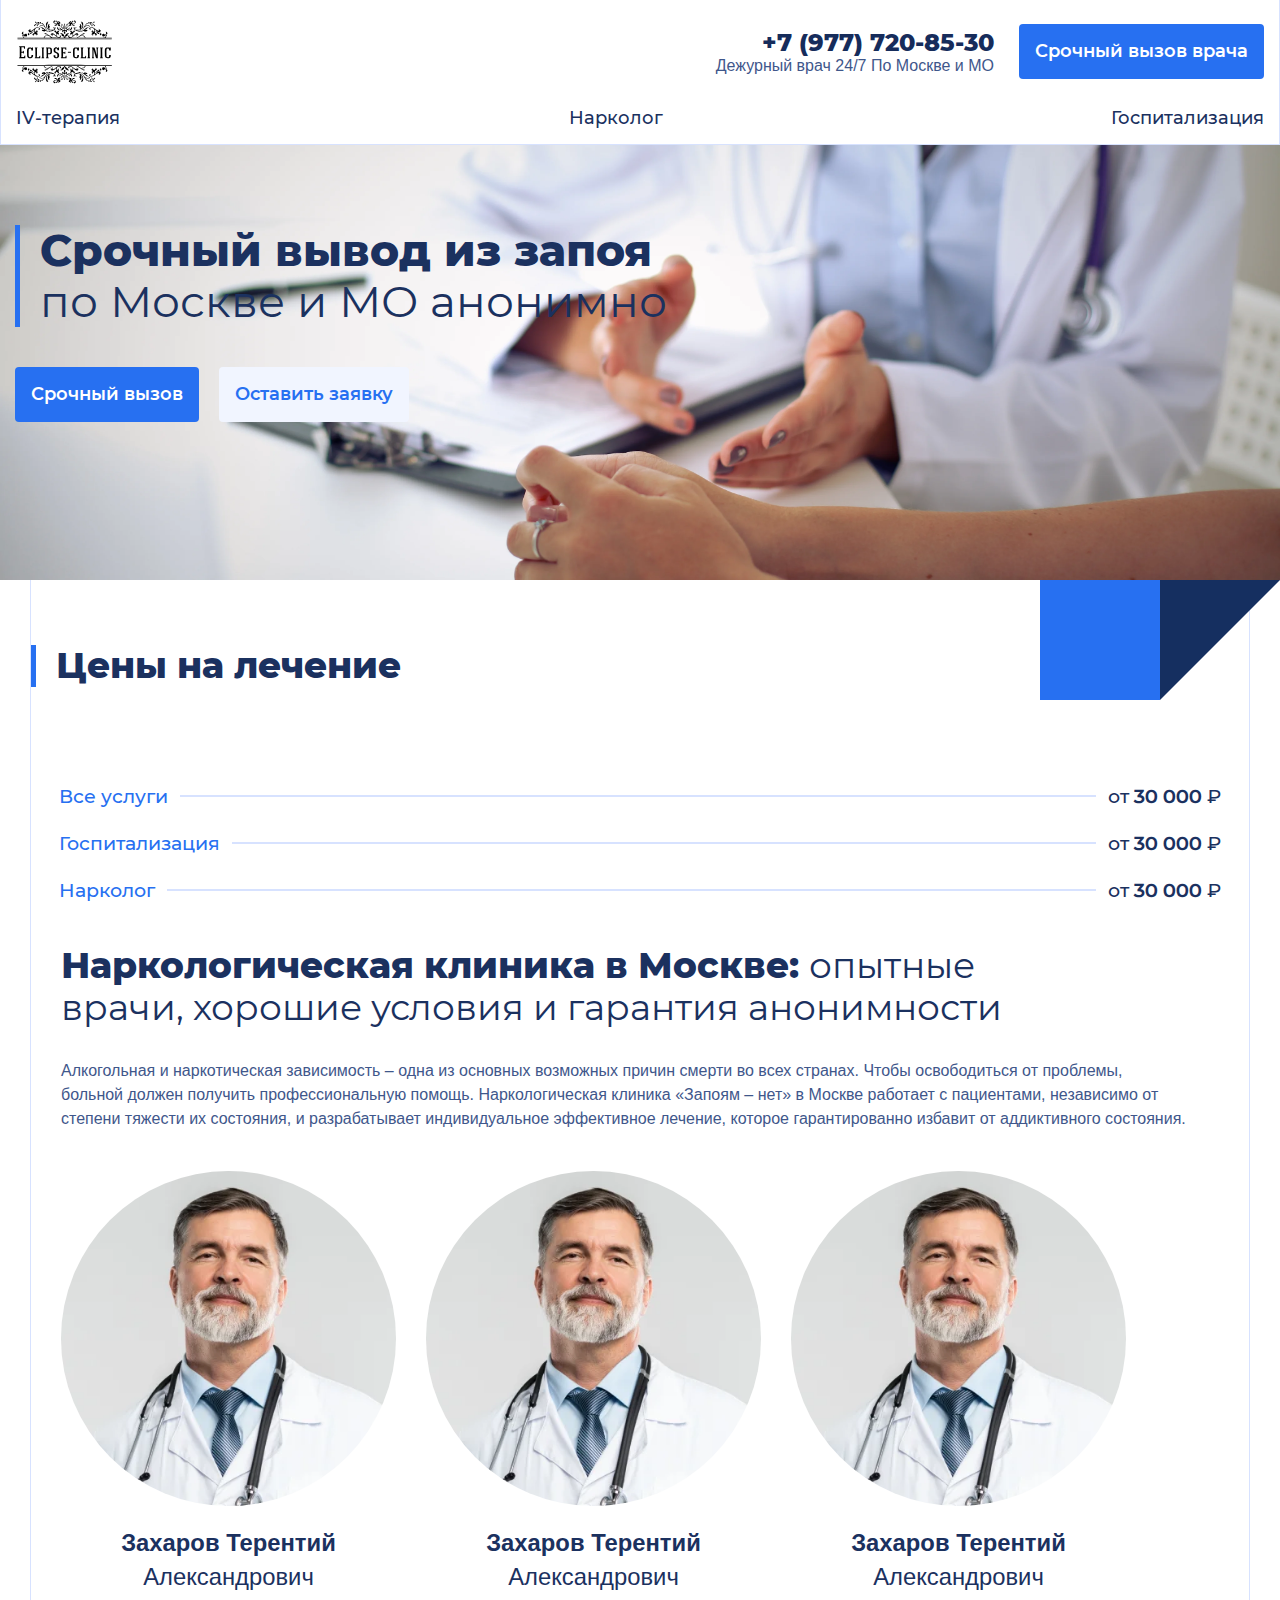
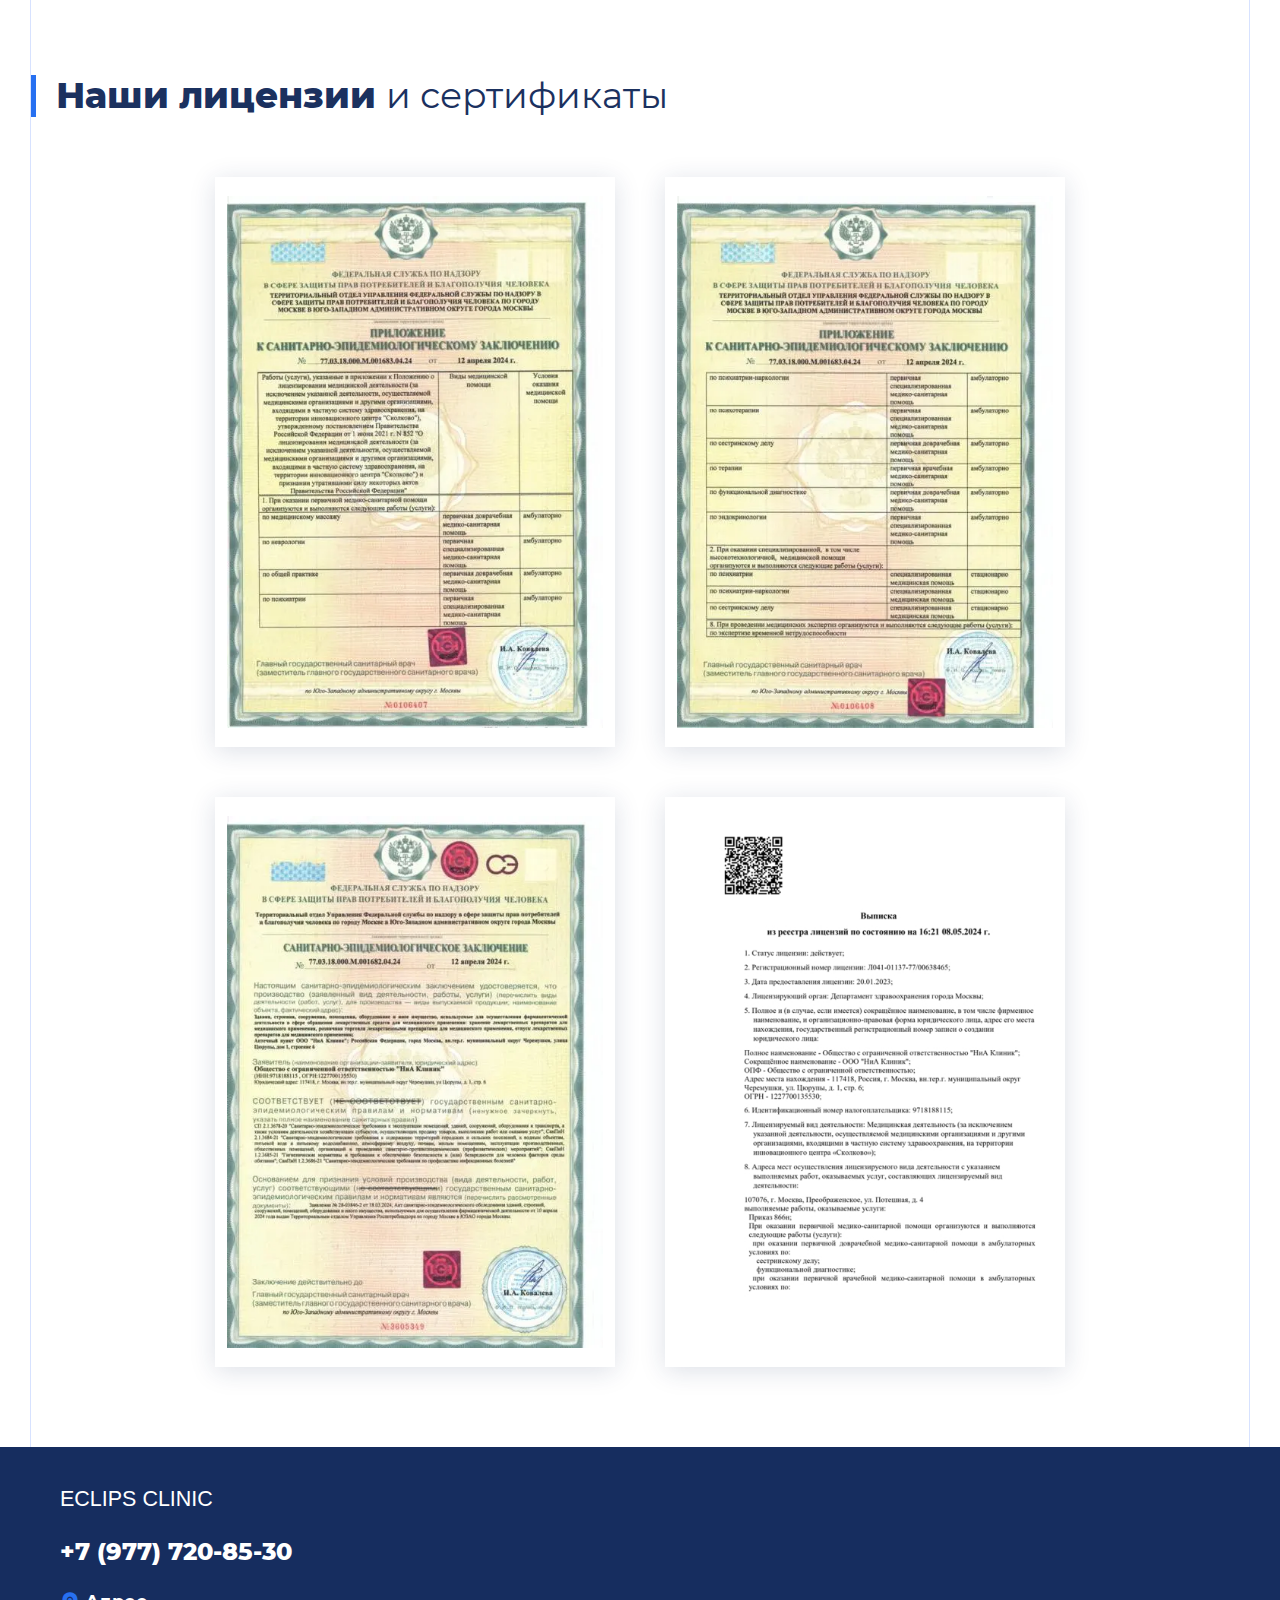
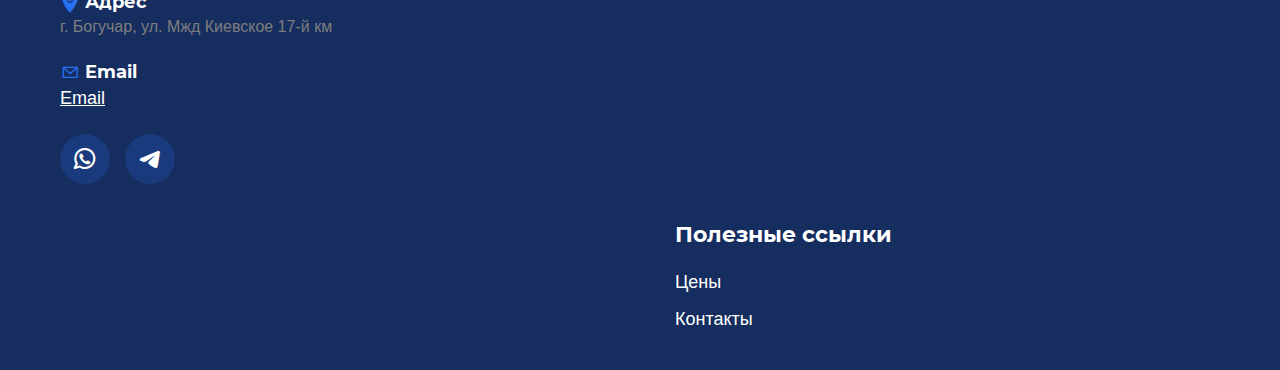
<file: index.html>
<!DOCTYPE html>
<html lang="ru-RU">
 <head>
  <meta charset="UTF-8">
  <meta name="viewport" content="width=device-width, initial-scale=1.0">
  <title>eclipse-clinic | главная</title>
   <link rel="stylesheet" crossorigin href="main.css">
 </head>
 <body>
  <header class="header">
 <div class="header__inner container">
  <div class="header__top">
   <a class="header__logo" href="index.html" data-tippy-content="На главную страницу">
    <img class="header__logo-image" src="imgs/logo/logo.svg" width="100" height="72" alt="eclips-clinic">
   </a>
   <div class="header__info">
    <address class="header__contacts">
     <a class="header__phone" href="tel:+79777208530">+7 (977) 720-85-30</a>
     <span>Дежурный врач 24/7 По Москве и МО</span>
    </address>
    <a class="header__button button" href="tel:+79777208530">Срочный вызов врача</a>
    <button class="header__menu-button menu-button visible-mobile" aria-expanded="false" aria-haspopup="menu" aria-controls="header-menu" data-tippy-content="Мобильное меню">
     <span class="menu-button__icon">
      <span class="menu-button__line"></span>
      <span class="menu-button__line"></span>
      <span class="menu-button__line"></span>
     </span>
     <span class="visually-hidden">Мобильное меню</span>
    </button>  
   </div>
  </div>
  <div class="header__menu" role="menu" id="header-menu">
   <nav class="header__nav">
    <ul class="header__list">
     <li>
      <a class="header__link" href="services.html">IV-терапия</a>
     </li>
     <li>
      <a class="header__link" href="services.html">Нарколог</a>
     </li>
     <li>
      <a class="header__link" href="services.html">Госпитализация</a>
     </li>
    </ul>
   </nav>
  </div>
 </div>
</header>
<main class="main">
 <section class="cta">
 <div class="cta__inner container">
  <img class="cta__background" src="imgs/cta/cta__background.webp" alt="">
  <h1 class="cta__title title decor white">
   Срочный вывод из запоя
   <span class="title normal-text">по Москве и МО анонимно</span>
  </h1>
  <div class="cta__content">
   <div class="cta__actions">
    <a class="cta__button button" href="contacts.html">Срочный вызов</a>
    <button class="cta__button button white" data-feedback-button>Оставить заявку</button>
   </div>
  </div>
 </div>
</section>
 <section class="prices" id="prices">
 <div class="prices__inner container">
  <h2 class="prices__title title medium decor">Цены на лечение</h2>
  <div class="prices__content">
   <ul class="prices__list">
    <li class="prices__list-item">
       <a class="prices__list-link" href="services.html">
        <span class="prices__list-key">Все услуги</span>
        <span class="prices__list-value">от <b>30 000</b> ₽</span>
       </a>
    </li>
    <li class="prices__list-item">
       <a class="prices__list-link" href="services.html">
        <span class="prices__list-key">Госпитализация</span>
        <span class="prices__list-value">от <b>30 000</b> ₽</span>
       </a>
    </li>
    <li class="prices__list-item">
       <a class="prices__list-link" href="services.html">
        <span class="prices__list-key">Нарколог</span>
        <span class="prices__list-value">от <b>30 000</b> ₽</span>
       </a>
    </li>
   </ul>
  </div>
 </div>
</section>
 <section class="about">
 <div class="about__inner container">
  <div class="about__info">
   <h2 class="about__title title medium">
    Наркологическая клиника в Москве: 
    <span class="title normal-text">опытные врачи, хорошие условия и гарантия анонимности</span>
   </h2>
   <span class="about__desc">
    Алкогольная и наркотическая зависимость – одна из
    основных возможных причин смерти во всех
    странах. Чтобы освободиться от проблемы, больной
    должен получить профессиональную помощь. Наркологическая клиника
    «Запоям – нет» в Москве работает с
    пациентами, независимо от степени тяжести их
    состояния, и разрабатывает индивидуальное эффективное лечение,
    которое гарантированно избавит от аддиктивного состояния.
   </span>
  </div>
  <div class="about__slider">
   <button class="about__slider-button prev" data-tippy-content="Предыдущие врачи">
    <span class="icon-arrow-left"></span>
    <span class="visually-hidden">Предыдущие врачи</span>
   </button>
   <div class="about__slider-slides">
    <div class="about__slider-slide">
      <figure class="about__card">
       <img class="about__card-image" src="imgs/about/Zakharov-Terentiy-Alexandrovich.webp" alt="">
       <figcaption class="about__card-info">
        Захаров Терентий <br>
        <span class="about__card-normal-text">Александрович</span>
       </figcaption>
      </figure>
    </div>
    <div class="about__slider-slide">
      <figure class="about__card">
       <img class="about__card-image" src="imgs/about/Zakharov-Terentiy-Alexandrovich.webp" alt="">
       <figcaption class="about__card-info">
        Захаров Терентий <br>
        <span class="about__card-normal-text">Александрович</span>
       </figcaption>
      </figure>
    </div>
    <div class="about__slider-slide">
      <figure class="about__card">
       <img class="about__card-image" src="imgs/about/Zakharov-Terentiy-Alexandrovich.webp" alt="">
       <figcaption class="about__card-info">
        Захаров Терентий <br>
        <span class="about__card-normal-text">Александрович</span>
       </figcaption>
      </figure>
    </div>
   </div>
   <button class="about__slider-button next" data-tippy-content="Следующие врачи">
    <span class="icon-arrow-right"></span>
    <span class="visually-hidden">Следующие врачи</span>
   </button>
  </div>
 </div>
</section>
 <section class="licenses">
 <div class="licenses__inner container">
  <h2 class="title decor medium">
   Наши лицензии <span class="title normal-text">и сертификаты</span>
  </h2>
  <div class="licenses__content">
   <ul class="licenses__list">
   <li>
    <figure class="licenses__card">
     <img class="licenses__card-image" src="imgs/licenses/licenses-1.webp" alt="">
     <figcaption class="visually-hidden">Лицензия №1</figcaption>
    </figure>
   </li>
   <li>
    <figure class="licenses__card">
     <img class="licenses__card-image" src="imgs/licenses/licenses-2.webp" alt="">
     <figcaption class="visually-hidden">Лицензия №2</figcaption>
    </figure>
   </li>
   <li>
    <figure class="licenses__card">
     <img class="licenses__card-image" src="imgs/licenses/licenses-3.webp" alt="">
     <figcaption class="visually-hidden">Лицензия №3</figcaption>
    </figure>
   </li>
   <li>
    <figure class="licenses__card">
     <img class="licenses__card-image" src="imgs/licenses/licenses-4.webp" alt="">
     <figcaption class="visually-hidden">Лицензия №4</figcaption>
    </figure>
   </li>
   </ul>    
  </div>
 </div>
</section>
 <dialog class="feedback__modal modal">
 <div class="feedback__modal-inner container">
  <div class="feedback__modal-content">
    <div class="feedback__modal-top">
      <button class="feedback__modal-button-close modal__button-close">
       <span class="modal__icon-close"></span>
       <span class="visually-hidden">Закрыть окно для обратной связи</span>
      </button>
     </div>
    <h6 class="feedback__title">Получите консультацию специалиста бесплатно</h6>
    <p class="feedback__desc">Не нашли категорию или остались вопросы? Оставьте заявку и мы поможем вам</p>
    <form class="feedback__form">
     <label class="feedback__input-wrapper">
      <span class="icon-user"></span>
      <input class="feedback__input" type="text" name="name" placeholder="" autocomplete="name" aria-required="true" aria-describedby="feedback-input-name" required>
      <span class="feedback__input-placeholder" id="feedback-input-name">
       <span>Ваше имя</span>
      </span>
     </label>
     <label class="feedback__input-wrapper">
      <span class="icon-mobile-screen"></span>
      <input class="feedback__input" type="tel" name="phone" placeholder="" inputmode="tel" autocomplete="tel" aria-required="true" aria-describedby="feedback-input-phone" required>
      <span class="feedback__input-placeholder" id="feedback-input-phone">
       <span>Ваш телефон</span>
      </span>
     </label>
     <button class="feedback__button" type="submit">
      <span>Отправить заявку</span>
     </button>
    </form>
   </div>
 </div>
</dialog>
</main>
<footer class="footer">
 <div class="footer__inner container">
  <div class="footer__content">
   <a class="footer__logo" href="index.html">Eclips Clinic</a>
   <address class="footer__address">
    <a class="footer__phone" href="tel:+79777208530">+7 (977) 720-85-30</a>
    <div class="footer__address-column">
     <div class="footer__address-top">
      <span class="footer__address-icon icon-location"></span>
      <span class="footer__address-title">Адрес</span>
     </div>
     <span class="footer__address-text">г. Богучар, ул. Мжд Киевское 17-й км</span>
    </div>
    <div class="footer__address-column">
     <div class="footer__address-top">
      <span class="footer__address-icon icon-email"></span>
      <span class="footer__address-title">Email</span>
     </div>
     <a class="footer__address-link" href="mailto:email">Email</a>
    </div>
    <div class="footer__socials">
     <nav class="footer__socials-nav">
      <ul class="footer__socials-list">
       <li>
        <a class="footer__socials-link" href="#!" data-tippy-content="WhatsApp">
         <span class="icon-whatsapp"></span>
         <span class="visually-hidden">WhatsApp</span>
        </a>
       </li>
       <li>
        <a class="footer__socials-link" href="#!" data-tippy-content="Telegram">
         <span class="icon-telegram"></span>
         <span class="visually-hidden">Telegram</span>
        </a>
       </li>
      </ul>
     </nav>
    </div>
   </address>
  </div>
  <div class="footer__sub-content">
   <div class="footer__map">
    <span class="visually-hidden">Карта</span>
    <iframe class="footer__map-viewer" src="https://yandex.ru/map-widget/v1/?um=constructor%3Ac0caad2d5e1c8bf8d6076d6029314be669d2d84d199757968d4b7c1a8bd0a342&amp;source=constructor" frameborder="0"></iframe>
   </div>
   <div class="footer__links">
    <h6 class="footer__links-title">Полезные ссылки</h6>
    <nav class="footer__links-nav">
     <ul class="footer__links-list">
      <li>
       <a class="footer__link" href="index.html#prices">Цены</a>
      </li>
      <li>
        <a class="footer__link" href="contacts.html">Контакты</a>
       </li>
     </ul>
    </nav>
   </div>
  </div>
 </div>
</footer>
<noscript class="noscript">
 <span>У вас отключен JavaScript. Перейдите в настройки браузера и включите его</span>
</noscript>
 <script type="module" crossorigin src="main.js"></script>
 </body>
</html>
</file>
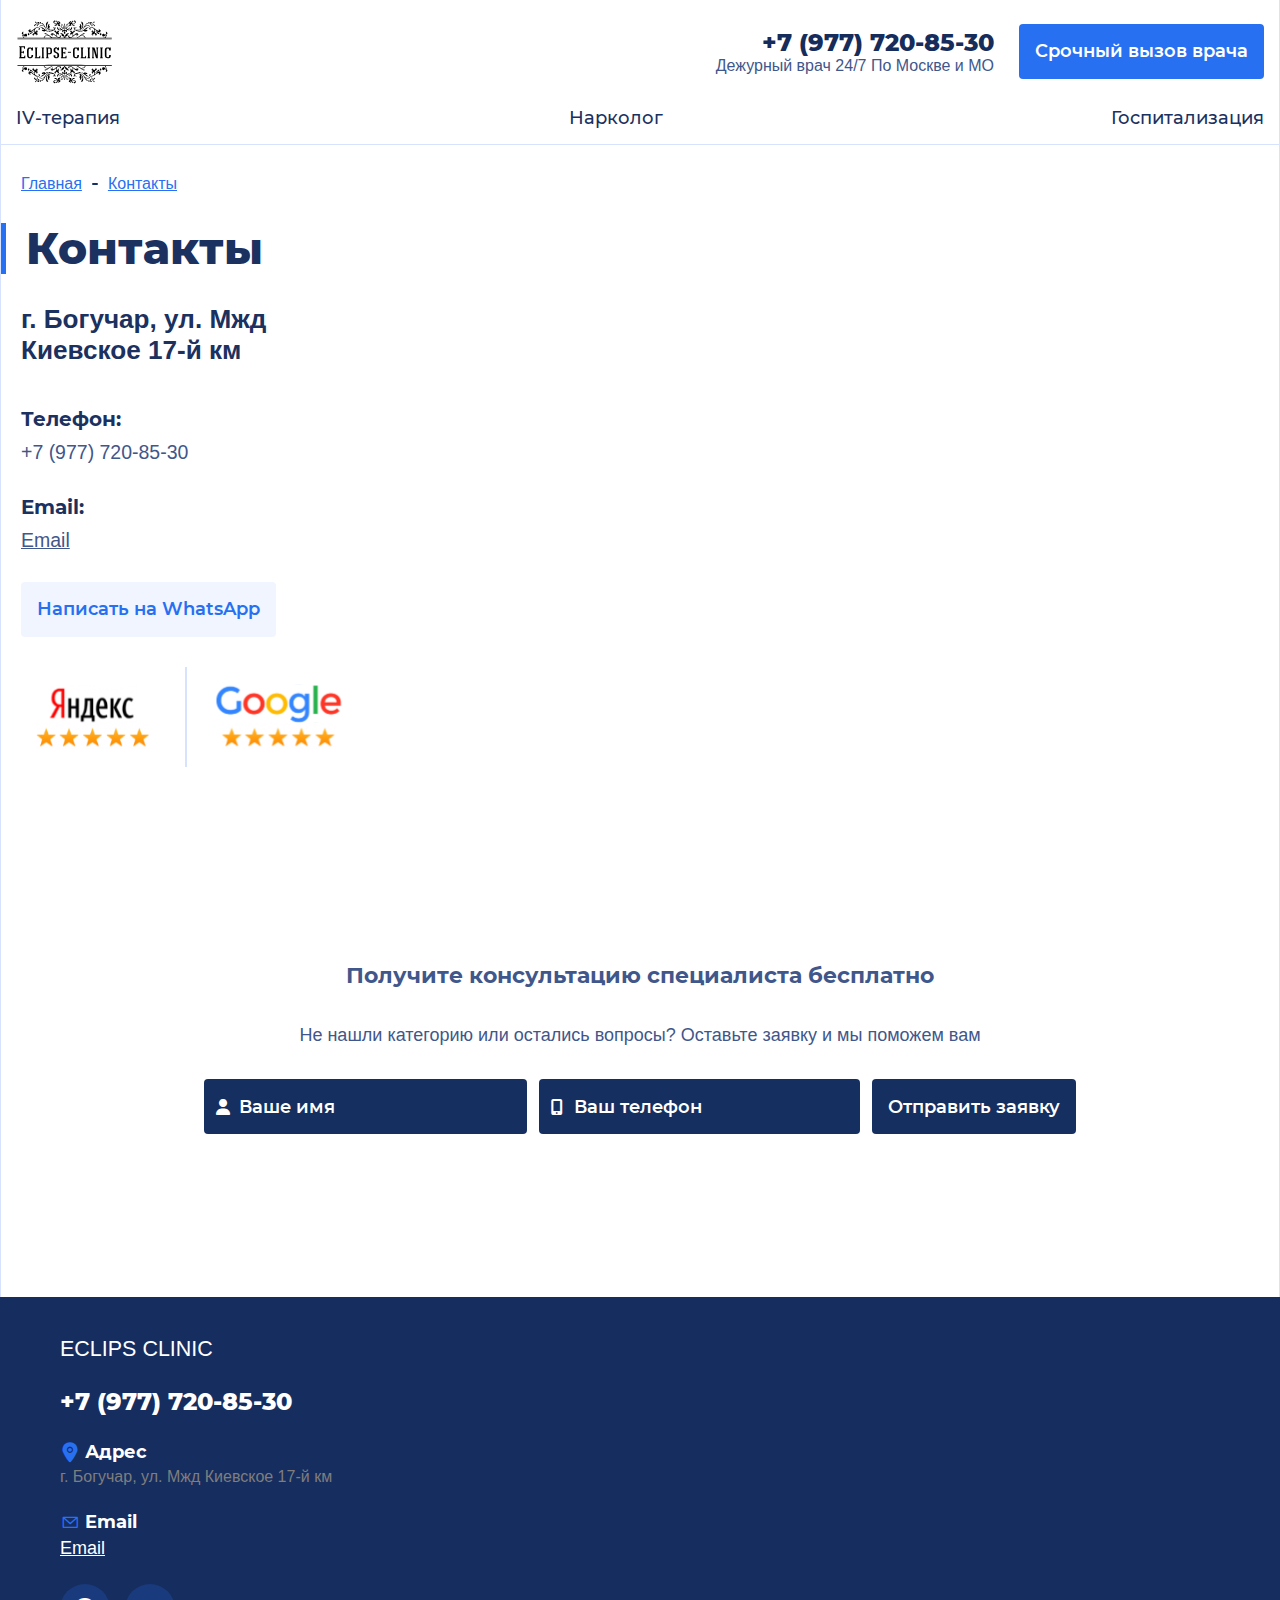
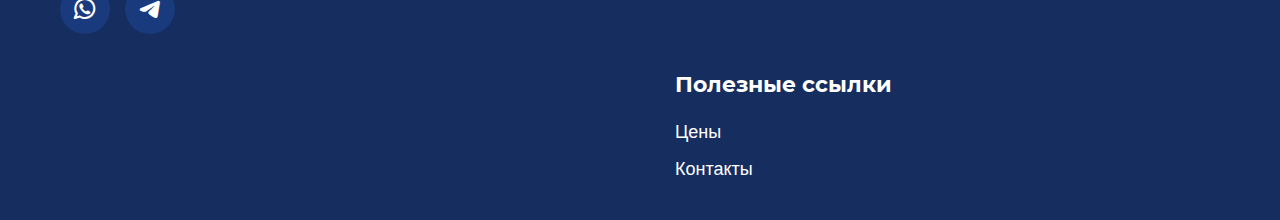
<file: contacts.html>
<!DOCTYPE html>
<html lang="ru-RU">
 <head>
  <meta charset="UTF-8">
  <meta name="viewport" content="width=device-width, initial-scale=1.0">
  <title>eclipse-clinic | контакты</title>
   <link rel="stylesheet" crossorigin href="main.css">
 </head>
 <body>
  <header class="header">
 <div class="header__inner container">
  <div class="header__top">
   <a class="header__logo" href="index.html" data-tippy-content="На главную страницу">
    <img class="header__logo-image" src="imgs/logo/logo.svg" width="100" height="72" alt="eclips-clinic">
   </a>
   <div class="header__info">
    <address class="header__contacts">
     <a class="header__phone" href="tel:+79777208530">+7 (977) 720-85-30</a>
     <span>Дежурный врач 24/7 По Москве и МО</span>
    </address>
    <a class="header__button button" href="tel:+79777208530">Срочный вызов врача</a>
    <button class="header__menu-button menu-button visible-mobile" aria-expanded="false" aria-haspopup="menu" aria-controls="header-menu" data-tippy-content="Мобильное меню">
     <span class="menu-button__icon">
      <span class="menu-button__line"></span>
      <span class="menu-button__line"></span>
      <span class="menu-button__line"></span>
     </span>
     <span class="visually-hidden">Мобильное меню</span>
    </button>  
   </div>
  </div>
  <div class="header__menu" role="menu" id="header-menu">
   <nav class="header__nav">
    <ul class="header__list">
     <li>
      <a class="header__link" href="services.html">IV-терапия</a>
     </li>
     <li>
      <a class="header__link" href="services.html">Нарколог</a>
     </li>
     <li>
      <a class="header__link" href="services.html">Госпитализация</a>
     </li>
    </ul>
   </nav>
  </div>
 </div>
</header>
<main class="main">
 <section class="contacts">
 <div class="contacts__inner container">
  <div class="contacts__content">
   <div class="contacts__breadcrumbs breadcrumbs">
    <span class="visually-hidden">Навигация по сайту</span>
    <nav class="breadcrumbs__nav">
     <ul class="breadcrumbs__list">
      <li class="breadcrumbs__list-item">
       <a class="breadcrumbs__link" href="index.html">Главная</a>
      </li>
      <li class="breadcrumbs__list-item">
       <a class="breadcrumbs__link active" href="services.html" aria-current="page">Контакты</a>
      </li>
     </ul>
    </nav>
   </div>
    <h1 class="contacts__title title decor">Контакты</h1>
    <div class="contacts__main">
     <address class="contacts__info">
      <h2 class="contacts__info-title">г. Богучар, ул. Мжд Киевское 17-й км</h2>
      <div class="contacts__details">
       <div class="contacts__detail">
       <h6 class="contacts__detail-title">Телефон:</h6>
       <a class="contacts__detail-phone" href="tel:+79777208530">+7 (977) 720-85-30</a>
      </div>
      <div class="contacts__detail">
       <h6 class="contacts__detail-title">Email:</h6>
       <a class="contacts__detail-link" href="mailto:email">Email</a> <!--  (после mailto: написать почту) -->
      </div>
     </div>
    </address>
    <a class="button white" href="#!">Написать на WhatsApp</a>
    <div class="contacts__rating">
     <div class="contacts__rating-image-wrapper">
      <img class="contacts__rating-image" src="imgs/contacts/yandex-rating.svg" width="144" height="80" alt="" aria-hidden="true">
     </div>
     <div class="contacts__rating-image-wrapper">
      <img class="contacts__rating-image" src="imgs/contacts/google-rating.svg" width="144" height="80" alt="" aria-hidden="true">
     </div>
    </div>
   </div>
  </div>
  <div class="contacts__map">
   <span class="visually-hidden">Карта</span>
   <iframe class="contacts__map-viewer" src="https://yandex.ru/map-widget/v1/?um=constructor%3Ac6059f0d3f9f84816c2a308a90d0e38448dc977a0d4dcabcaaa045da77dc202c&amp;source=constructor" frameborder="0"></iframe>
  </div>
 </div>
</section>
 <section class="feedback">
 <h2 class="visually-hidden">Обратная связь</h2>
 <div class="feedback__inner container">
  <div class="feedback__content">
   <h6 class="feedback__title">Получите консультацию специалиста бесплатно</h6>
   <p class="feedback__desc">Не нашли категорию или остались вопросы? Оставьте заявку и мы поможем вам</p>
   <form class="feedback__form">
    <label class="feedback__input-wrapper">
     <span class="icon-user"></span>
     <input class="feedback__input" type="text" name="name" placeholder="" autocomplete="name" aria-required="true" aria-describedby="feedback-input-name" required>
     <span class="feedback__input-placeholder" id="feedback-input-name">
      <span>Ваше имя</span>
     </span>
    </label>
    <label class="feedback__input-wrapper">
     <span class="icon-mobile-screen"></span>
     <input class="feedback__input" type="tel" name="phone" placeholder="" inputmode="tel" autocomplete="tel" aria-required="true" aria-describedby="feedback-input-phone" required>
     <span class="feedback__input-placeholder" id="feedback-input-phone">
      <span>Ваш телефон</span>
     </span>
    </label>
    <button class="feedback__button" type="submit">
     <span>Отправить заявку</span>
    </button>
   </form>
  </div>
 </div>
</section>
</main>
<footer class="footer">
 <div class="footer__inner container">
  <div class="footer__content">
   <a class="footer__logo" href="index.html">Eclips Clinic</a>
   <address class="footer__address">
    <a class="footer__phone" href="tel:+79777208530">+7 (977) 720-85-30</a>
    <div class="footer__address-column">
     <div class="footer__address-top">
      <span class="footer__address-icon icon-location"></span>
      <span class="footer__address-title">Адрес</span>
     </div>
     <span class="footer__address-text">г. Богучар, ул. Мжд Киевское 17-й км</span>
    </div>
    <div class="footer__address-column">
     <div class="footer__address-top">
      <span class="footer__address-icon icon-email"></span>
      <span class="footer__address-title">Email</span>
     </div>
     <a class="footer__address-link" href="mailto:email">Email</a>
    </div>
    <div class="footer__socials">
     <nav class="footer__socials-nav">
      <ul class="footer__socials-list">
       <li>
        <a class="footer__socials-link" href="#!" data-tippy-content="WhatsApp">
         <span class="icon-whatsapp"></span>
         <span class="visually-hidden">WhatsApp</span>
        </a>
       </li>
       <li>
        <a class="footer__socials-link" href="#!" data-tippy-content="Telegram">
         <span class="icon-telegram"></span>
         <span class="visually-hidden">Telegram</span>
        </a>
       </li>
      </ul>
     </nav>
    </div>
   </address>
  </div>
  <div class="footer__sub-content">
   <div class="footer__map">
    <span class="visually-hidden">Карта</span>
    <iframe class="footer__map-viewer" src="https://yandex.ru/map-widget/v1/?um=constructor%3Ac0caad2d5e1c8bf8d6076d6029314be669d2d84d199757968d4b7c1a8bd0a342&amp;source=constructor" frameborder="0"></iframe>
   </div>
   <div class="footer__links">
    <h6 class="footer__links-title">Полезные ссылки</h6>
    <nav class="footer__links-nav">
     <ul class="footer__links-list">
      <li>
       <a class="footer__link" href="index.html#prices">Цены</a>
      </li>
      <li>
        <a class="footer__link" href="contacts.html">Контакты</a>
       </li>
     </ul>
    </nav>
   </div>
  </div>
 </div>
</footer>
<noscript class="noscript">
 <span>У вас отключен JavaScript. Перейдите в настройки браузера и включите его</span>
</noscript>
<script type="module" crossorigin src="main.js"></script>
 </body>
</html>
</file>
<file: main.css>
[class]{margin:0;padding:0;list-style:none;border:none;text-decoration:none;background-color:transparent}*,*:before,*:after{color:inherit;font-size:100%;text-wrap:balance;font-family:inherit;box-sizing:border-box;scrollbar-width:thin;scrollbar-color:#676767 #424242;-webkit-tap-highlight-color:rgba(0,0,0,0)}:focus-visible{outline:.1875rem solid rgba(27,127,204,.8);caret-color:#1b7fcccc}::spelling-error{text-decoration:none;background-color:#ff000040}::selection{color:#0f1b24;text-decoration:underline;background-color:#ffeca6}html,body{width:100%;margin:0;scroll-behavior:smooth}[inert],[inert] *,[disabled]:where(button,fieldset,optgroup,option,select,textarea,input){opacity:.7;pointer-events:none;cursor:default;-webkit-user-select:none;user-select:none}img,svg,video{max-width:100%;height:auto;display:block}button,select{cursor:pointer}@media (hover: hover){input:hover{cursor:pointer}}input:focus-visible{cursor:text}[hidden]{display:none!important}@font-face{font-family:Montserrat-Regular;font-display:swap;font-style:normal;font-weight:400;src:url(fonts/Montserrat/Montserrat-Regular.woff2) format("woff2")}@font-face{font-family:Montserrat-Medium;font-display:swap;font-style:normal;font-weight:500;src:url(fonts/Montserrat/Montserrat-Medium.woff2) format("woff2")}@font-face{font-family:Montserrat-SemiBold;font-display:swap;font-style:normal;font-weight:600;src:url(fonts/Montserrat/Montserrat-SemiBold.woff2) format("woff2")}@font-face{font-family:Montserrat-Bold;font-display:swap;font-style:normal;font-weight:700;src:url(fonts/Montserrat/Montserrat-Bold.woff2) format("woff2")}@font-face{font-family:Montserrat-ExtraBold;font-display:swap;font-style:normal;font-weight:800;src:url(fonts/Montserrat/Montserrat-ExtraBold.woff2) format("woff2")}html,body{color:#3f578b;height:100%;display:flex;flex-direction:column;font-family:sans-serif;background-color:#fff}.container{width:100%;max-width:90rem;padding:.9375rem;margin-inline:auto}.main{flex-grow:1}.tippy-arrow{transition:none!important}.tippy-box[data-animation=fade][data-state=hidden]{opacity:0}[data-tippy-root]{max-width:calc(100vw - 10px)}.tippy-box{position:relative;background-color:#333;color:#fff;border-radius:4px;font-size:14px;line-height:1.4;white-space:normal;outline:0;transition-property:transform,visibility,opacity}.tippy-box[data-placement^=top]>.tippy-arrow{bottom:0}.tippy-box[data-placement^=top]>.tippy-arrow:before{bottom:-7px;left:0;border-width:8px 8px 0;border-top-color:initial;transform-origin:center top}.tippy-box[data-placement^=bottom]>.tippy-arrow{top:0}.tippy-box[data-placement^=bottom]>.tippy-arrow:before{top:-7px;left:0;border-width:0 8px 8px;border-bottom-color:initial;transform-origin:center bottom}.tippy-box[data-placement^=left]>.tippy-arrow{right:0}.tippy-box[data-placement^=left]>.tippy-arrow:before{border-width:8px 0 8px 8px;border-left-color:initial;right:-7px;transform-origin:center left}.tippy-box[data-placement^=right]>.tippy-arrow{left:0}.tippy-box[data-placement^=right]>.tippy-arrow:before{left:-7px;border-width:8px 8px 8px 0;border-right-color:initial;transform-origin:center right}.tippy-box[data-inertia][data-state=visible]{transition-timing-function:cubic-bezier(.54,1.5,.38,1.11)}.tippy-arrow{width:16px;height:16px;color:#333}.tippy-arrow:before{content:"";position:absolute;border-color:transparent;border-style:solid}.tippy-content{position:relative;padding:5px 9px;z-index:1}@font-face{font-family:icomoon;src:url([data-uri]);src:url([data-uri]) format("embedded-opentype"),url([data-uri]) format("truetype"),url([data-uri]) format("woff"),url(/icomoon.svg?kcs9n7#icomoon) format("svg");font-weight:400;font-style:normal;font-display:block}[class^=icon-],[class*=" icon-"]{font-family:icomoon!important;speak:never;font-style:normal;font-weight:400;font-variant:normal;text-transform:none;line-height:1;-webkit-font-smoothing:antialiased;-moz-osx-font-smoothing:grayscale}.icon-arrow-left:before{content:""}.icon-arrow-right:before{content:""}.icon-mobile-screen:before{content:""}.icon-user:before{content:""}.icon-telegram:before{content:""}.icon-whatsapp:before{content:""}.icon-location:before{content:""}.icon-email:before{content:""}.header{width:100%;position:relative;z-index:10;border-block-end:.0625rem solid #D7E2FF}@media (width <= 61.99875rem){.header{min-height:4.375rem}}.header__inner{width:100%;display:flex;gap:1.25rem;flex-direction:column;border-inline-start:.0625rem solid #D7E2FF;border-inline-end:.0625rem solid #D7E2FF}@media (width <= 61.99875rem){.header__inner{padding:.3125rem}}.header__top{width:100%;display:flex;align-items:center;justify-content:space-between}.header__logo{display:inline-block}.header__logo-image{width:6.25rem;height:4.5rem;object-fit:cover}@media (width <= 61.99875rem){.header__logo-image{width:5.625rem;height:3.75rem}}.header__info{display:flex;gap:1.5625rem;align-items:center}.header__contacts{display:flex;flex-direction:column;font-style:normal}@media (width <= 61.99875rem){.header__contacts{gap:1.5625rem}}.header__phone{color:#162c5b;display:inline-block;text-align:right;font: 800 1.5rem Montserrat-ExtraBold;transition:all .15s ease-in-out 0s}@media (hover: hover){.header__phone:hover{color:#2770f1}}.header__phone:active{scale:.9}@media (width <= 61.99875rem){.header__phone{text-align:center}}@media (width <= 61.99875rem){.header__button{min-height:2.5rem!important;padding:.3125rem!important;font-size:1rem!important}}@media (width <= 30.06125rem){.header__button{display:none!important}}.header__menu-button{z-index:1}.header__menu{width:100%;display:flex;align-items:center;flex-direction:column}@media (width <= 61.99875rem){.header__menu{width:100%;height:100%;padding:1.5625rem 3.125rem;gap:1.5625rem;flex-direction:column;position:fixed;left:0rem;bottom:-100%;overflow:hidden auto;transition:all .5s;background-color:#fff}.header__menu.open{bottom:0rem}}.header__nav{width:100%;display:flex;align-items:center}@media (width <= 61.99875rem){.header__nav{align-items:start;flex-direction:column}}.header__list{width:100%;display:flex;align-items:center;justify-content:space-between}@media (width <= 61.99875rem){.header__list{gap:.5rem;align-items:start;flex-direction:column;justify-content:start}}.header__link{color:#1b315f;display:inline-block;font: 500 1.125rem Montserrat-Medium;transition:all .15s ease-in-out 0s}@media (hover: hover){.header__link:hover{color:#2770f1}}.header__link:active{scale:.9}.footer{width:100%;padding:2.5rem 3.75rem;display:flex;align-items:center;justify-content:center;background-color:#162d5f}@media (width <= 61.99875rem){.footer{padding:1rem}}.footer__inner{width:100%;padding:0rem;display:flex;gap:1.25rem;flex-wrap:wrap;justify-content:space-between}.footer__content{display:flex;gap:1.5625rem;align-items:start;flex-direction:column}.footer__logo{color:#fff;display:inline-block;text-transform:uppercase;font-size:clamp(1.125rem,1.0294117647rem + .3921568627vw,1.5rem);transition:all .15s ease-in-out 0s}@media (hover: hover){.footer__logo:hover{color:#2770f1}}.footer__logo:active{scale:.9}.footer__address{display:flex;gap:1.5625rem;align-items:start;flex-direction:column;font-style:normal}.footer__address-column{display:flex;gap:.3125rem;align-items:start;flex-direction:column}.footer__address-top{display:flex;gap:.3125rem;align-items:center}.footer__address-icon{color:#2770f1;font-size:1.25rem}.footer__address-title{color:#fff;font: 700 1.125rem Montserrat-Bold}.footer__address-text{color:#7e7e7e}.footer__address-link{color:#fff;font-size:1.125rem;text-decoration:underline;transition:all .15s ease-in-out 0s}@media (hover: hover){.footer__address-link:hover{opacity:.5}}.footer__address-link:active{scale:.9}.footer__phone{color:#fff;display:inline-block;font: 800 1.5rem Montserrat-ExtraBold;transition:all .15s ease-in-out 0s}@media (hover: hover){.footer__phone:hover{color:#2770f1}}.footer__phone:active{scale:.9}.footer__socials{display:flex;flex-direction:column}.footer__socials-nav{display:flex;align-items:center}.footer__socials-list{display:flex;gap:.9375rem;align-items:center;flex-wrap:wrap}.footer__socials-link{color:#fff;width:3.125rem;height:3.125rem;display:flex;align-items:center;justify-content:center;border-radius:50%;font-size:1.5rem;background-color:#2770f133;transition:all .15s ease-in-out 0s}@media (hover: hover){.footer__socials-link:hover{background-color:#2770f1}}.footer__socials-link:active{scale:.9}.footer__sub-content{display:flex;gap:1.5rem;flex-direction:column}.footer__map{width:34.0625rem;height:19.375rem}@media (width <= 61.99875rem){.footer__map{width:15.625rem;height:12.5rem}}.footer__map-viewer{width:100%;height:100%}.footer__links{color:#fff;display:flex;gap:1.5rem;flex-direction:column}.footer__links-nav{display:flex;flex-direction:column}.footer__links-list{display:flex;gap:1rem;flex-direction:column}.footer__links-title{font: 700 1.375rem Montserrat-Bold}.footer__link{display:inline-block;font-size:1.125rem;transition:all .15s ease-in-out 0s}@media (hover: hover){.footer__link:hover{color:#2770f1}}.footer__link:active{scale:.9}.modal{max-width:none;max-height:none;width:100%;height:100%;display:none;position:fixed;top:0rem;transition:all .4s ease-in-out 0s}.modal[open]{display:flex}.modal[inert],.modal[inert] *{opacity:1}.modal::backdrop{background-color:#0000007a}.modal__button-close{display:flex;align-items:center;justify-content:center;justify-self:end;transition:all .15s ease-in-out 0s}.modal__button-close:active{scale:.9}.modal__icon-close{width:1.25rem;height:1.25rem;position:relative;display:inline-block;transition:all .15s ease-in-out 0s}.modal__icon-close:before,.modal__icon-close:after{content:"";width:100%;height:.125rem;display:inline-block;position:absolute;left:0rem;border-radius:.125rem;transition:all .15s ease-in-out 0s;background-color:#2770f1}.modal__icon-close:before{top:.5625rem;rotate:45deg}.modal__icon-close:after{top:.5625rem;rotate:-45deg}@media (hover: hover){.modal .modal__button-close:hover .modal__icon-close:before,.modal .modal__button-close:hover .modal__icon-close:after{background-color:#1b315f}}.title{color:#1b315f;line-height:115%;font-weight:800;font-size:clamp(1.75rem,1.3039215686rem + 1.8300653595vw,3.5rem);font-family:Montserrat-ExtraBold}.title.decor{padding-inline-start:1.25rem;border-inline-start:.3125rem solid #2770F1}.title.medium{font-size:clamp(1.625rem,1.3382352941rem + 1.1764705882vw,2.75rem)}.title.normal-text{font-weight:400;font-size:inherit;font-family:Montserrat-Regular}.button{color:#fff;padding:1rem;min-height:3.4375rem;display:flex;gap:.625rem;flex-wrap:wrap;align-items:center;justify-content:center;text-align:center;border-radius:.25rem;background-color:#2770f1;font: 600 1.125rem Montserrat-SemiBold;transition:all .15s ease-in-out 0s}@media (hover: hover){.button:hover{background-color:#2056b6}}.button:active{scale:.9}.button.white{color:#2770f1;background-color:#f1f5ff}@media (hover: hover){.button.white:hover{background-color:#c1c2c6}}.menu-button{display:flex;align-items:center;justify-content:center;transition:all .15s ease-in-out 0s}.menu-button:active{scale:.9}.menu-button__icon{width:2.5rem;height:2.5rem;display:flex;gap:.3125rem;align-items:center;justify-content:center;position:relative;border-radius:50%;transition:all .5s}.menu-button.open .menu-button__icon{background-color:#2770f1}.menu-button__line{width:.625rem;height:.625rem;display:inline-block;position:relative;border-radius:50%;transition:all .5s;background-color:#2770f1}@media (hover: hover){.menu-button.open:hover .menu-button__icon{background-color:#2056b6}}.menu-button.open .menu-button__line{width:.3125rem;height:1.25rem;border-radius:.375rem;background-color:#fff!important}.menu-button.open .menu-button__line:first-child{rotate:45deg;left:.625rem}.menu-button.open .menu-button__line:nth-child(2){scale:0}.menu-button.open .menu-button__line:last-child{rotate:-45deg;right:.625rem}@media (hover: hover){.menu-button:hover .menu-button__line{background-color:#2056b6}}.breadcrumbs__nav{display:flex;align-items:center}.breadcrumbs__list{display:flex;align-items:center;flex-wrap:wrap}.breadcrumbs__list-item{display:flex;align-items:center}.breadcrumbs__list-item:after{content:"";width:.375rem;height:.125rem;margin-inline:.625rem;display:inline-block;border-radius:.625rem;background-color:#163063}.breadcrumbs__list-item:last-child:after{display:none}.breadcrumbs__link{color:#2770f1;display:inline-block;text-decoration:underline;transition:all .15s ease-in-out 0s}@media (hover: hover){.breadcrumbs__link:hover{color:#1b315f}}.breadcrumbs__link:active{scale:.9}.noscript{color:#fff;width:100%;height:100%;padding:1.25rem;position:fixed;display:flex;align-items:center;flex-direction:column;justify-content:center;text-align:center;font-size:1.125rem;background-color:#333}.cta{width:100%;min-height:27.1875rem;display:flex;flex-direction:column;position:relative}@media (width <= 61.99875rem){.cta{align-items:center;justify-content:center}}.cta *{z-index:2}.cta:before{content:"";width:15rem;height:7.5rem;position:absolute;right:0rem;bottom:-7.5rem;display:inline-block;background:url(imgs/cta/cta__decor.svg) center/cover no-repeat}@media (width <= 61.99875rem){.cta:before{display:none}}.cta__inner{width:100%;display:flex;gap:2.5rem;align-items:start;flex-direction:column}.cta__background{width:100%;height:100%;position:absolute;top:0rem;left:0rem;z-index:1;object-fit:cover}.cta__title{max-width:51.5625rem;margin-block-start:4.0625rem}.cta__content{width:100%;display:flex;align-items:start;flex-direction:column}.cta__actions{display:flex;gap:1.25rem;align-items:center}@media (width <= 30.06125rem){.cta__actions{width:100%;gap:.625rem;flex-direction:column}}@media (width <= 30.06125rem){.cta__button{width:100%}}.prices{width:100%;padding-inline:1.875rem}.prices__inner{padding:0rem;display:flex;gap:4.375rem;flex-direction:column;border-inline-start:.0625rem solid #D7E2FF;border-inline-end:.0625rem solid #D7E2FF}@media (width <= 61.99875rem){.prices__inner{gap:1.875rem}}.prices__title{margin-block-start:4.0625rem}@media (width <= 61.99875rem){.prices__title{margin-block-start:1.875rem}}.prices__content{width:100%;padding:1rem}.prices__list,.prices__list-item{width:100%}.prices__list-link{width:100%;padding:.75rem;display:flex;align-items:center;font-weight:500;font-family:Montserrat-Medium;font-size:clamp(.875rem,.7475490196rem + .522875817vw,1.375rem);transition:all .15s ease-in-out 0s}@media (hover: hover){.prices__list-link:hover{background-color:#fff;box-shadow:0 .25rem 1.5rem #1b315f26}}.prices__list-link:active{background-color:#c3bfbf}.prices__list-key{color:#2770f1;display:flex;flex-grow:1;align-items:center;text-wrap:nowrap}.prices__list-key:after{content:"";width:100%;margin-inline:.75rem;border:.0625rem solid #D7E2FF}.prices__list-value{color:#1b315f;text-wrap:nowrap}.about{width:100%;padding-inline:1.875rem}.about__inner{width:100%;padding-inline:1.875rem;padding-block-end:5rem;display:flex;gap:2.5rem;flex-direction:column;border-inline:.0625rem solid #D7E2FF}@media (width <= 61.99875rem){.about__inner{padding-inline:1.875rem}}@media (width <= 30.06125rem){.about__inner{padding-inline:.625rem}}.about__info{display:flex;gap:1.875rem;flex-direction:column}.about__title{max-width:76.875rem}.about__desc{max-width:76.875rem;line-height:150%}.about__slider{width:100%;display:flex;gap:1.875rem;position:relative}@media (width <= 61.99875rem){.about__slider{align-items:center;justify-content:center}}@media (width <= 30.06125rem){.about__slider{gap:0rem}}.about__slider-slides{display:flex;gap:1.875rem}@media (width <= 61.99875rem){.about__slider-slides{overflow:hidden}}@media (width <= 61.99875rem){.about__slider-slide{display:none}.about__slider-slide.active{display:block}}.about__slider-button{display:none;align-items:center;justify-content:center;font-size:2.5rem;transition:all .15s ease-in-out 0s}@media (hover: hover){.about__slider-button:hover{color:#2770f1}}.about__slider-button:active{scale:.9}@media (width <= 61.99875rem){.about__slider-button{display:flex}}.about__card{display:flex;gap:1.25rem;align-items:center;flex-direction:column;justify-content:center}.about__card-image{width:20.9375rem;height:20.9375rem;border-radius:50%;object-fit:cover}@media (width <= 61.99875rem){.about__card-image{width:8.125rem;height:8.125rem}}.about__card-info{color:#1b315f;text-align:center;font-weight:800;line-height:145%;font-size:clamp(1.125rem,.9656862745rem + .6535947712vw,1.75rem)}.about__card-normal-text{font-weight:400}.licenses{width:100%;display:flex;align-items:center;justify-content:center;padding-inline:1.875rem}.licenses__inner{width:100%;padding-inline:0rem;padding-block:0rem 5rem;display:flex;gap:3.75rem;flex-direction:column;border-inline:.0625rem solid #D7E2FF}@media (width <= 61.99875rem){.licenses__inner{gap:2.5rem}}.licenses__content{width:100%;padding-inline:1.875rem}.licenses__list{width:100%;display:flex;gap:3.125rem;flex-wrap:wrap;align-items:center;justify-content:center}@media (width <= 61.99875rem){.licenses__list{gap:1.875rem}}.licenses__card{width:100%;max-width:25rem;min-height:35.625rem;display:flex;align-items:center;justify-content:center;box-shadow:0 .25rem 1.5rem #1b315f26}@media (width <= 61.99875rem){.licenses__card{max-width:18.75rem;min-height:21.875rem}}.licenses__card-image{width:100%;height:100%;object-fit:cover;border:.75rem solid white}.services{width:100%;height:100%}.services__inner{width:100%;height:100%;padding-block:1.875rem;display:flex;gap:1.25rem;border-inline:.0625rem solid #D7E2FF}@media (width <= 61.99875rem){.services__inner{flex-direction:column}}.services__menu{width:100%;max-width:25rem;padding-block-end:1.25rem;display:flex;flex-direction:column}@media (width <= 61.99875rem){.services__menu{max-width:none}}.services__breadcrumbs{margin-inline-start:1.25rem}.services__title{margin-block:1rem}.services__filter{display:flex;align-items:start;flex-direction:column}.services__filter-title{width:100%;margin-block-end:1rem;padding:1rem;font-size:clamp(1.125rem,1.0612745098rem + .2614379085vw,1.375rem);border-block-end:.0625rem solid #D7E2FF;font-weight:800;font-family:Montserrat-ExtraBold}.services__filter-item{padding:.625rem 1.25rem;display:flex;gap:.625rem;align-items:center;cursor:pointer;transition:all .15s ease-in-out 0s}@media (hover: hover){.services__filter-item:hover{color:#2770f1}}.services__filter-checkbox{-webkit-appearance:none;-moz-appearance:none;appearance:none;width:.625rem;height:.625rem;display:flex;align-items:center;justify-content:center;border-radius:50%;transition:all .15s ease-in-out 0s;background-color:#d7e2ff}.services__filter-checkbox:checked{background-color:#2770f1}.services__filter-checkbox:checked+.services__filter-item-name{color:#2770f1}.services__list{width:100%;display:grid;gap:.625rem;place-content:start;grid-template-columns:repeat(2,1fr)}@media (width <= 61.99875rem){.services__list{grid-template-columns:none}}.services__list-item{width:100%;display:flex}.services__button{width:100%;min-height:3.4375rem;padding:1rem;display:flex;gap:.625rem;align-items:center;text-align:left;font-size:1.125rem;border-radius:.25rem;font-weight:700;font-family:Montserrat-Bold;background-color:#f1f5ff;transition:all .15s ease-in-out 0s}@media (hover: hover){.services__button:hover{color:#fff;background-color:#2770f1}}.services__button:before{content:"";width:.625rem;height:.625rem;flex-shrink:0;border-radius:50%;display:inline-block;background-color:#1b315f}.services__modal-inner{width:100%;margin:auto;display:flex;align-items:center;flex-direction:column;justify-content:center}.services__modal-content{width:100%;max-width:50rem;padding:1.875rem;display:flex;gap:1.25rem;flex-direction:column;overflow:hidden auto;border-radius:.625rem;background-color:#e0f2ff;box-shadow:0 .9375rem .9375rem #5e5e5e14}.services__modal-top{width:100%;display:flex;align-items:center;justify-content:end}.services__modal-categories{display:flex;gap:1rem;flex-direction:column}.services__modal-categories-title{color:#8498a1;text-transform:uppercase;font: 800 .875rem Montserrat-ExtraBold}.services__modal-categories-menu{display:flex;gap:.9375rem;align-items:center;flex-wrap:wrap}.services__modal-categories-button{color:#2196f3;padding:.5rem 1rem;display:flex;align-items:center;justify-content:center;border-radius:6.25rem;border:.0625rem solid #2196F3;transition:all .15s ease-in-out 0s}@media (hover: hover){.services__modal-categories-button:hover{color:#fff;background-color:#2196f3}}.services__modal-categories-button[disabled]{opacity:1;color:#fff;background-color:#2f88e0}.services__modal-info{width:100%;display:flex;gap:1.875rem;align-items:start;padding-block-end:1.25rem;border-bottom:.125rem solid white}@media (width <= 61.99875rem){.services__modal-info{flex-direction:column}}.services__modal-info-preview{width:10.9375rem;height:17.8125rem;object-fit:cover}.services__modal-info-main{display:flex;gap:.75rem;flex-direction:column}.services__modal-info-title{color:#2f88e0;font: 700 1.625rem/120% Montserrat-Bold}.services__modal-info-price{color:#204066;font: 700 1.625rem Montserrat-Bold}.services__modal-info-text{color:#8498a1;font-size:1.125rem}.services__modal-info-button{color:#fff;padding:.75rem 1.5rem;display:flex;align-items:center;justify-content:center;border-radius:.3125rem;text-align:center;background-color:#52b53d;box-shadow:0 .3125rem .625rem #5e5e5e17;transition:all .15s ease-in-out 0s}@media (hover: hover){.services__modal-info-button:hover{background-color:#2f88e0;box-shadow:0 .625rem 1.25rem #2f485814}}.services__modal-info-button:active{scale:.9}.services__modal-details{width:100%;display:flex;gap:1.25rem;flex-direction:column}.services__modal-details-top{display:flex;gap:.625rem;flex-direction:column}.services__modal-details-title{color:#204066;font-weight:800;font-family:Montserrat-ExtraBold;text-transform:uppercase}.services__modal-details-desc{color:#8498a1;line-height:140%}.services__modal-details-list{width:100%;display:flex;gap:.625rem;flex-direction:column}.services__modal-details-list-item{display:flex;align-items:center}.services__modal-details-item{color:#204066;display:flex;gap:.75rem;cursor:pointer;position:relative;font: 500 .875rem/140% Montserrat-Medium}.services__modal-details-item-icon{width:2rem;height:2rem;object-fit:cover}.services__modal-details-item-subdesc{padding:.375rem .625rem;position:absolute;top:0rem;left:0rem;opacity:0;visibility:hidden;text-align:center;font-size:.875rem;border-radius:1.875rem;transform:translateY(-120%);background-color:#fff}.services__modal-details-item-subdesc.active{opacity:1;visibility:visible}.contacts{width:100%}.contacts__inner{width:100%;padding:1.875rem 0rem;display:flex;gap:1.25rem;align-items:start;justify-content:space-between;border-inline:.0625rem solid #D7E2FF}@media (width <= 61.99875rem){.contacts__inner{padding-block-end:0rem;gap:0rem;align-items:start;flex-direction:column}}.contacts__content{display:flex;align-items:start;flex-direction:column}.contacts__breadcrumbs{margin-inline-start:1.25rem}.contacts__main{margin-inline-start:1.25rem;display:flex;gap:1.875rem;align-items:start;flex-direction:column}.contacts__title{margin-block:1.875rem}.contacts__info{display:flex;gap:2.5rem;flex-direction:column;font-style:normal}.contacts__info-title{color:#1b315f;font-size:clamp(1.125rem,.9019607843rem + .9150326797vw,2rem)}.contacts__details{display:flex;gap:1.875rem;align-items:start;flex-direction:column}.contacts__detail{display:flex;gap:.625rem;align-items:start;flex-direction:column}.contacts__detail-title{color:#1b315f;font-weight:700;font-family:Montserrat-Bold,sans-serif;font-size:clamp(1.125rem,1.0612745098rem + .2614379085vw,1.375rem)}.contacts__detail-phone{display:inline-block;font-size:clamp(1rem,.9044117647rem + .3921568627vw,1.375rem);transition:all .15s ease-in-out 0s}@media (hover: hover){.contacts__detail-phone:hover{color:#2770f1}}.contacts__detail-phone:active{scale:.9}.contacts__detail-link{display:inline-block;text-decoration:underline;font-size:clamp(1rem,.9044117647rem + .3921568627vw,1.375rem);transition:all .15s ease-in-out 0s}@media (hover: hover){.contacts__detail-link:hover{color:#2770f1}}.contacts__detail-link:active{scale:.9}.contacts__rating{display:flex;align-items:center}.contacts__rating-image-wrapper{display:flex;align-items:center;justify-content:center}.contacts__rating-image-wrapper:after{content:"";width:.125rem;height:6.25rem;margin-inline:1.25rem;display:inline-block;background-color:#d7e2ff}.contacts__rating-image-wrapper:last-child:after{display:none}.contacts__rating-image{width:9rem;height:5rem;object-fit:cover}.contacts__map{width:100%;max-width:50rem;min-height:31.25rem;margin-block-start:4.375rem;position:relative}@media (width <= 61.99875rem){.contacts__map{max-width:none;min-height:15.625rem;margin-block-start:1.875rem}}.contacts__map:after{content:"";position:absolute;width:20rem;height:22.5rem;bottom:-7.5rem;left:-13.125rem;background:url(imgs/decors/figure.svg) center/cover no-repeat}@media (max-width: 80.3125rem){.contacts__map:after{display:none}}.contacts__map-viewer{width:100%;height:31.25rem;border-top-left-radius:7rem}@media (width <= 61.99875rem){.contacts__map-viewer{height:15.625rem;border-radius:0rem}}.visually-hidden{position:absolute!important;width:1px!important;height:1px!important;margin:-1px!important;border:0px!important;padding:0!important;white-space:nowrap!important;clip-path:inset(100%)!important;clip:rect(0 0 0 0)!important;overflow:hidden!important}@media (width <= 61.99875rem){.hidden-mobile{display:none!important}}@media (width > 61.99875rem){.visible-mobile{display:none!important}}.fullscreen{min-height:100dvh}.scroll-lock{overflow:hidden}.feedback{width:100%;min-height:31.25rem;position:relative}.feedback__inner{width:100%;min-height:31.25rem;display:flex;align-items:center;flex-direction:column;justify-content:center;border-inline:.0625rem solid #D7E2FF}.feedback__content{display:flex;gap:1.875rem;flex-direction:column}.feedback__title{text-align:center;font: 700 1.375rem/150% Montserrat-Bold}.feedback__desc{text-align:center;line-height:150%;font-size:1.125rem}.feedback__form{display:flex;gap:.75rem;flex-wrap:wrap;align-items:center;justify-content:center}.feedback__input-wrapper{color:#fff;min-height:3.4375rem;padding:.75rem;display:flex;gap:.75rem;align-items:center;justify-content:center;border-radius:.25rem;position:relative;background-color:#152f60}.feedback__input{color:#fff;width:100%;height:1.875rem;border-radius:.25rem;background-color:transparent;font: 600 1.125rem Montserrat-SemiBold}.feedback__input-placeholder{width:100%;min-height:3.4375rem;padding-inline-start:2.1875rem;display:flex;flex-direction:column;justify-content:center;position:absolute;left:0rem;pointer-events:none;transition:all .4s;font: 600 1.125rem Montserrat-SemiBold}.feedback__input:not(:placeholder-shown)+.feedback__input-placeholder,.feedback__input:-webkit-autofill+.feedback__input-placeholder{color:#1b315f;padding-inline:0rem;transform:translateY(-2.5rem)}@media (hover: hover){.feedback__input:hover:not(:focus-visible)+.feedback__input-placeholder{color:#2770f1}}.feedback__button{color:#fff;min-height:3.4375rem;padding:1rem;display:flex;align-items:center;justify-content:center;border-radius:.25rem;background-color:#152f60;font: 600 1.125rem Montserrat-SemiBold;transition:all .15s ease-in-out 0s}@media (hover: hover){.feedback__button:hover{background-color:#122446}}.feedback__button:active{scale:.9}@media (width <= 61.99875rem){.feedback__button{width:100%;max-width:18.25rem}}.feedback__modal{width:100%;height:100%;align-items:center;justify-content:center;overflow:hidden auto}.feedback__modal::backdrop{background-color:#0009}.feedback__modal-inner{width:100%;margin:auto;display:flex;align-items:center;flex-direction:column;justify-content:center}.feedback__modal-top{width:100%;display:flex;justify-content:end}.feedback__modal-content{width:100%;max-width:62.5rem;min-height:18.75rem;padding:1.875rem;display:flex;gap:1.875rem;align-items:center;flex-direction:column;justify-content:center;border-radius:.375rem;background-color:#fff}
</file>
